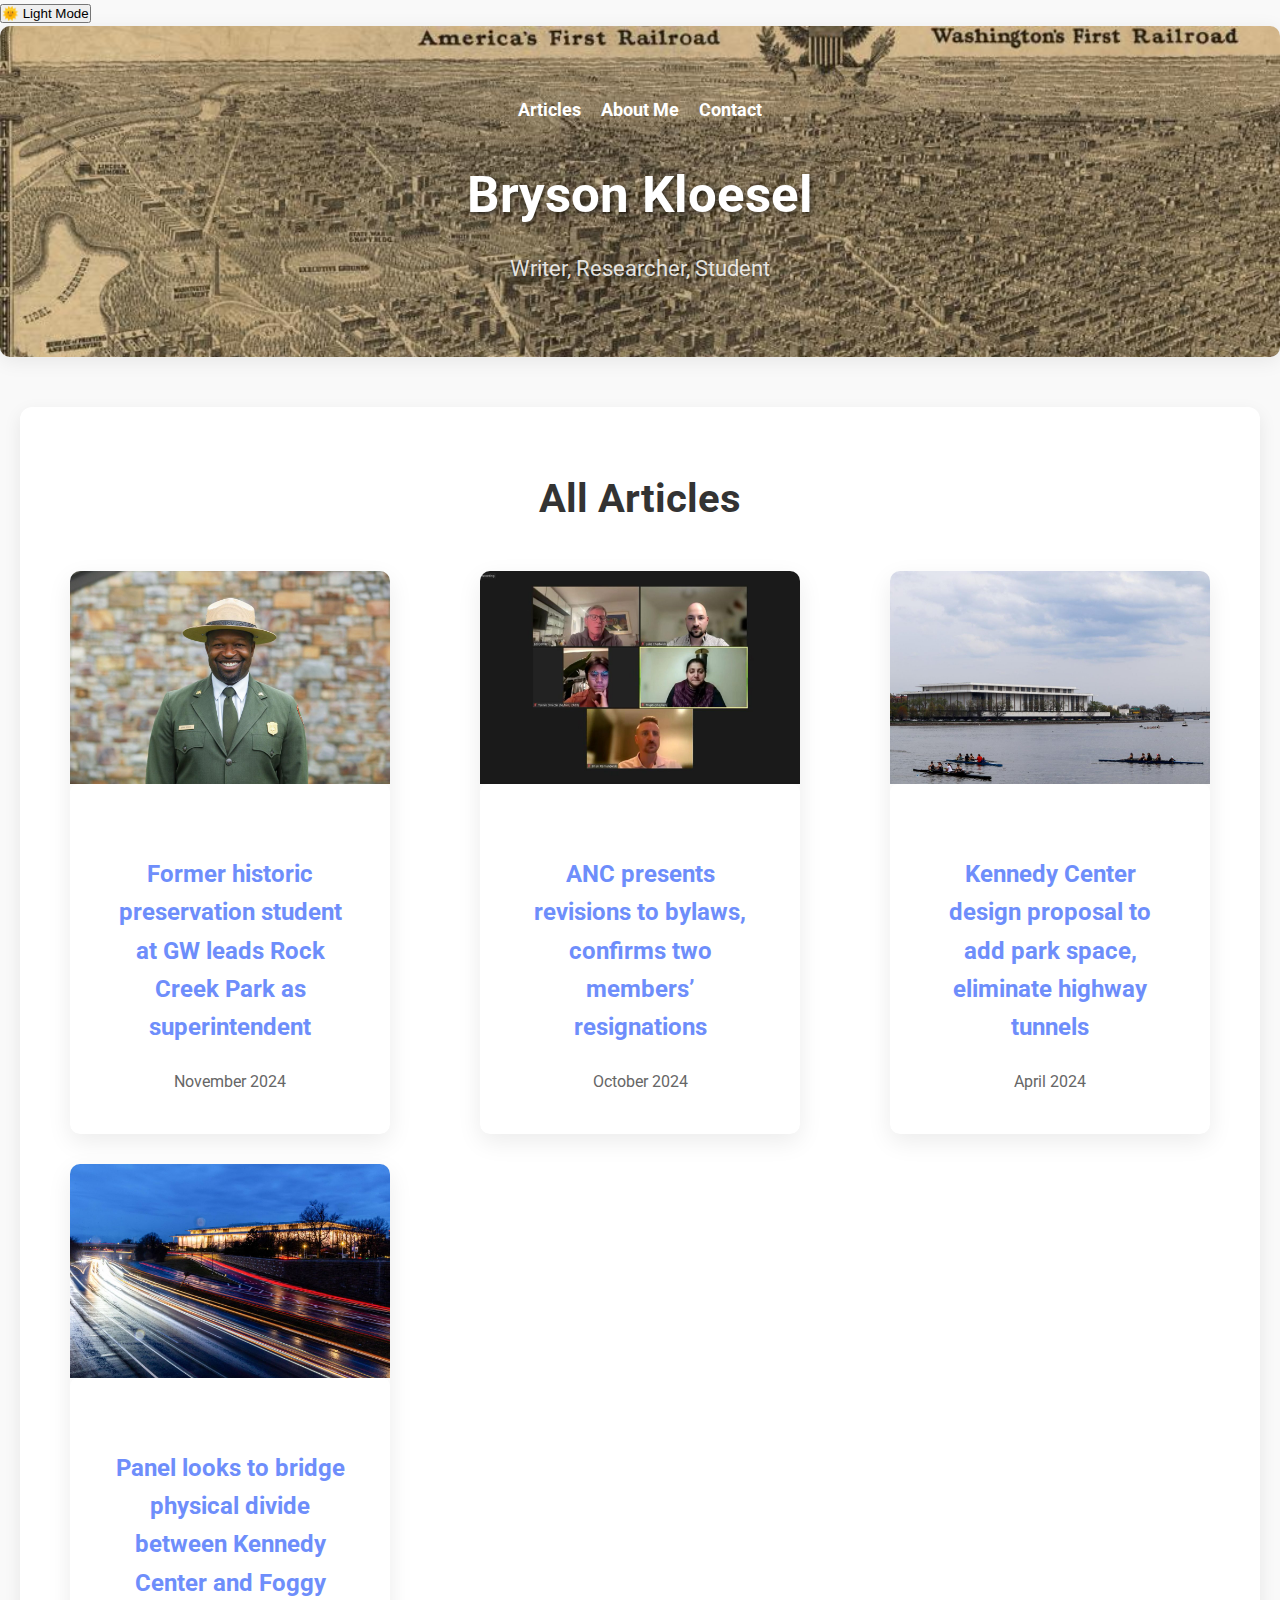
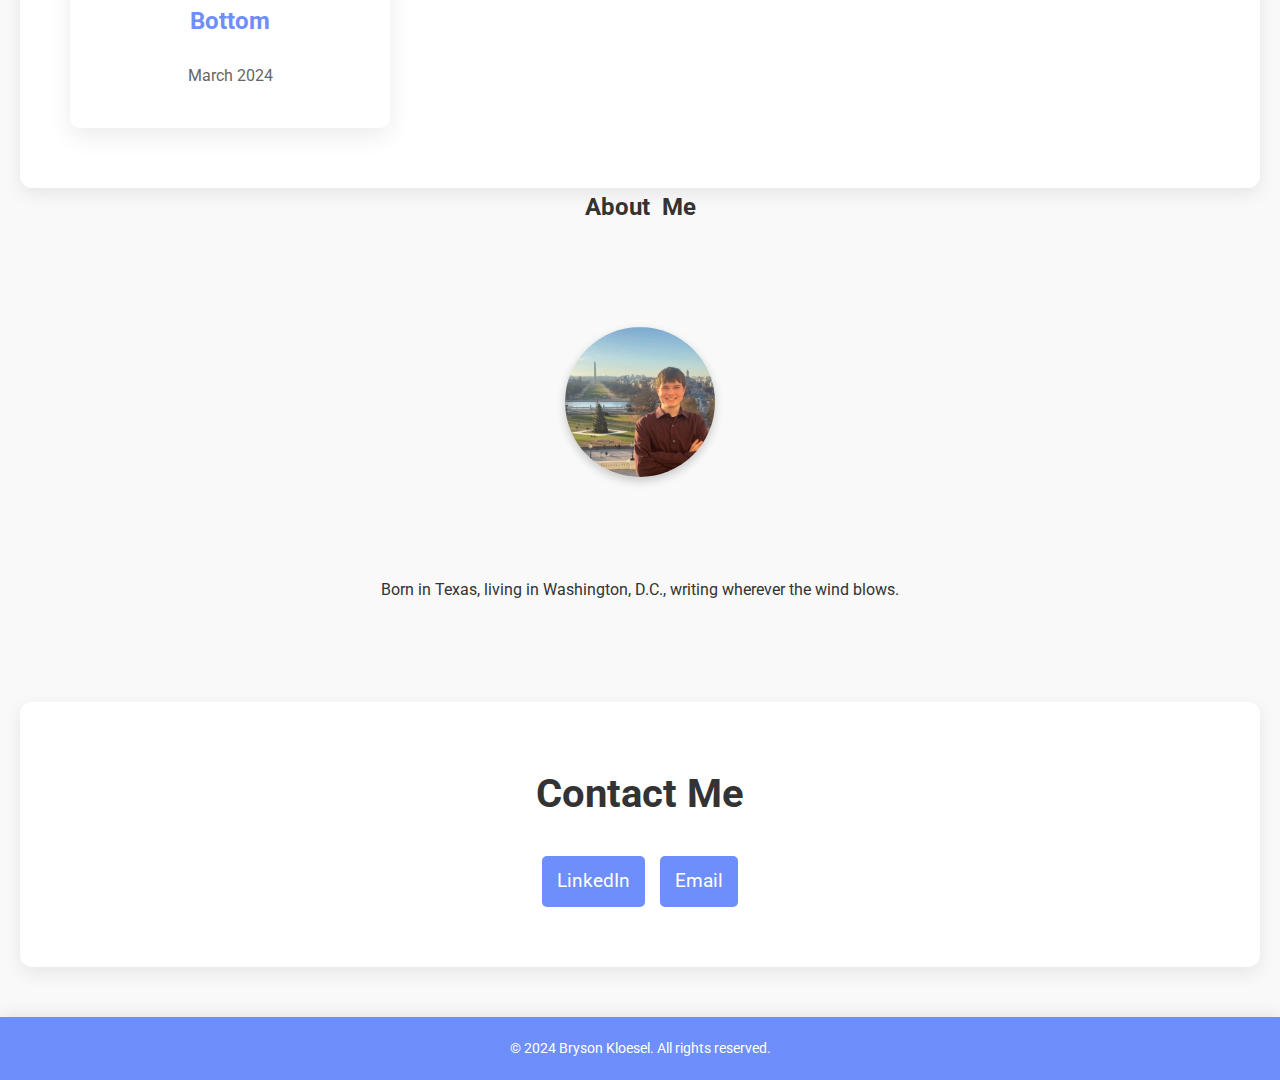
<file: index.html>
<!DOCTYPE html>
<html lang="en">
<head>
    <meta charset="utf-8">
    <meta name="viewport" content="width=device-width, initial-scale=1.0">
    <meta name="description" content="Portfolio of Bryson Kloesel, showcasing articles and personal projects.">
    <meta name="keywords" content="Bryson Kloesel, portfolio, articles, projects">
    <title>Bryson Kloesel - Portfolio</title>
    <link rel="stylesheet" href="style.css">
    <link rel="icon" href="https://bryvado.github.io/portfolio/favicon.ico" type="image/x-icon">
    <script type="application/ld+json">
    {
        "@context": "https://schema.org",
        "@type": "WebPage",
        "name": "Portfolio of Bryson Kloesel",
        "description": "A portfolio showcasing the work and projects of Bryson Kloesel, a student at George Washington University.",
        "url": "https://bryvado.github.io/portfolio/",
        "author": {
            "@type": "Person",
            "name": "Bryson Kloesel",
            "affiliation": "George Washington University",
            "url": "https://gw.edu/bryson-kloesel"
        },
        "datePublished": "2024-01-01",
        "image": {
            "@type": "ImageObject",
            "url": "https://bryvado.github.io/portfolio/images/portrait.jpg",
            "height": 800,
            "width": 600
        },
        "mainEntity": {
            "@type": "ItemList",
            "itemListElement": [
                {
                    "@type": "ListItem",
                    "position": 1,
                    "url": "https://bryvado.github.io/portfolio/articles/10-17-2024.html"
                },
                {
                    "@type": "ListItem",
                    "position": 2,
                    "url": "https://bryvado.github.io/portfolio/articles/11-11-2024.html"
                },
                {
                    "@type": "ListItem",
                    "position": 3,
                    "url": "https://bryvado.github.io/portfolio/articles/4-11-2024.html"
                }
            ]
        }
    }
    </script>
</head>
<body>
    <button aria-label="Toggle light/dark mode" id="theme-toggle">
        <span id="theme-icon">🌞</span> <span id="theme-text">Light Mode</span>
    </button>

    <header class="hero" role="banner">
        <nav aria-label="Main Navigation" class="main-nav">
            <a href="#articles-heading">Articles</a>
            <a href="#about-heading">About Me</a>
            <a href="#contact-heading">Contact</a>
        </nav>
        <div class="hero-content">
            <h1>Bryson Kloesel</h1>
            <p>Writer, Researcher, Student</p>
        </div>
    </header>

    <main>
        <section aria-labelledby="articles-heading" class="articles">
            <h2 id="articles-heading">All Articles</h2>
            <div class="article-grid">
                <article class="article">
                    <a aria-label="Read article: Former historic preservation student at GW leads Rock Creek Park as superintendent" href="articles/11-11-2024.html">
                        <img alt="Former historic preservation student at GW leads Rock Creek Park as superintendent" class="article-thumbnail" src="thumbnails/11-11-2024.jpg">
                    </a>
                    <div class="article-content">
                        <h3>Former historic preservation student at GW leads Rock Creek Park as superintendent</h3>
                        <p class="article-date">November 2024</p>
                    </div>
                </article>
                <article class="article">
                    <a aria-label="Read article: ANC presents revisions to bylaws, confirms two members’ resignations" href="articles/10-17-2024.html">
                        <img alt="ANC presents revisions to bylaws, confirms two members’ resignations" class="article-thumbnail" src="thumbnails/10-17-2024.jpg">
                    </a>
                    <div class="article-content">
                        <h3>ANC presents revisions to bylaws, confirms two members’ resignations</h3>
                        <p class="article-date">October 2024</p>
                    </div>
                </article>
                <article class="article">
                    <a aria-label="Read article: Kennedy Center design proposal to add park space, eliminate highway tunnels" href="articles/4-11-2024.html">
                        <img alt="Kennedy Center design proposal to add park space, eliminate highway tunnels" class="article-thumbnail" src="thumbnails/4-11-2024.jpg">
                    </a>
                    <div class="article-content">
                        <h3>Kennedy Center design proposal to add park space, eliminate highway tunnels</h3>
                        <p class="article-date">April 2024</p>
                    </div>
                </article>
                <article class="article">
                    <a aria-label="Read article: Panel looks to bridge physical divide between Kennedy Center and Foggy Bottom" href="articles/3-4-2024.html">
                        <img alt="Panel looks to bridge physical divide between Kennedy Center and Foggy Bottom" class="article-thumbnail" src="thumbnails/3-4-2024.jpg">
                    </a>
                    <div class="article-content">
                        <h3>Panel looks to bridge physical divide between Kennedy Center and Foggy Bottom</h3>
                        <p class="article-date">March 2024</p>
                    </div>
                </article>
            </div>
        </section>

        <section aria-labelledby="about-heading" class="about">
            <h2 class="about-me">About&nbsp; Me</h2>
            <a href="portrait/Me!.jpg" class="about-me"><img src="portrait/Me!.jpg" alt="" width="200" height="200" class="about-me"></a>
<p class="about-me" style="text-justify: auto">Born in Texas, living in Washington, D.C., writing wherever the wind blows.</p>
        </section>

        <section aria-labelledby="contact-heading" class="contact">
          <h2 id="contact-heading">Contact Me</h2>
<div class="social-links">
        <a aria-label="LinkedIn Profile" href="https://www.linkedin.com/in/bryson-kloesel-49965327a/" rel="noopener noreferrer" target="_blank">LinkedIn</a>
        <a aria-label="Email Bryson Kloesel" href="mailto:brysonkloesel@example.com">Email</a>
      </div>
        </section>
    </main>

    <footer role="contentinfo">
      <p>© 2024 Bryson Kloesel. All rights reserved.</p>
    </footer>

    <script>
        document.addEventListener("DOMContentLoaded", function() {
            const savedTheme = localStorage.getItem("theme");
            const themeToggle = document.getElementById("theme-toggle");
            const themeIcon = document.getElementById("theme-icon");
            const themeText = document.getElementById("theme-text");

            if (savedTheme) {
                document.documentElement.setAttribute("data-theme", savedTheme);
                updateThemeToggleText(savedTheme);
            }

            themeToggle.addEventListener("click", function() {
                const currentTheme = document.documentElement.getAttribute("data-theme");
                const newTheme = currentTheme === "dark" ? "light" : "dark";
                document.documentElement.setAttribute("data-theme", newTheme);
                localStorage.setItem("theme", newTheme);
                updateThemeToggleText(newTheme);
            });

            function updateThemeToggleText(theme) {
                if (theme === "dark") {
                    themeIcon.textContent = "🌜";
                    themeText.textContent = "Dark Mode";
                } else {
                    themeIcon.textContent = "🌞";
                    themeText.textContent = "Light Mode";
                }
            }
        });
    </script>
</body>
</html>
</file>
<file: style.css>
@import url('https://fonts.googleapis.com/css2?family=Roboto:wght@400;700&display=swap');
/* Light Theme Variables */
:root {
    --primary-color: #6e8efb;
    --secondary-color: #a777e3;
    --bg-color: #f9f9f9;
    --text-color: #333;
    --light-text-color: #666;
    --hero-bg-gradient: linear-gradient(135deg, var(--primary-color), var(--secondary-color));
    --card-bg-color: #ffffff;
    --card-shadow-color: rgba(0, 0, 0, 0.08);
    --font-family: 'Roboto', sans-serif;
}

/* Dark Theme Variables */
[data-theme="dark"] {
    --primary-color: #bb86fc;
    --secondary-color: #03dac6;
    --bg-color: #121212;
    --text-color: #e0e0e0;
    --light-text-color: #b0b0b0;
    --card-bg-color: #1e1e1e;
    --card-shadow-color: rgba(0, 0, 0, 0.3);
}

/* General Reset */
*,
*::before,
*::after {
    margin: 0;
    padding: 0;
    box-sizing: border-box;
}

/* Base Styling */
body {
    font-family: var(--font-family);
    color: var(--text-color);
    background-color: var(--bg-color);
    line-height: 1.6;
    font-size: 100%;
    transition: background-color 0.3s ease, color 0.3s ease;
}

/* Hero Section */
.hero {
    text-align: center;
    background: #4940BB;
    color: #000000;
    padding: 20px 20px;
    border-radius: 10px;
    box-shadow: 0 4px 20px var(--card-shadow-color);
}

/* Hero Section */
.hero {
    text-align: center;
    background: url("thumbnails/B&O.jpg") center/cover no-repeat; /* Path to the uploaded image */
    color: #ffffff;
    padding: 70px 20px; /* Adjust padding to better accommodate image background */
    border-radius: 10px;
    box-shadow: 0 4px 20px var(--card-shadow-color);
}

/* Adjust text styling in Hero section */
.hero h1 {
    font-size: 3.2rem;
    font-weight: 700;
    margin-bottom: 15px;
    color: #ffffff; /* Ensures text stands out against the background */
    text-shadow: 2px 2px 5px rgba(0, 0, 0, 0.5); /* Optional shadow for better readability */
}

.hero p {
    font-size: 1.4rem;
    color: rgba(255, 255, 255, 0.85);
    text-shadow: 1px 1px 3px rgba(0, 0, 0, 0.4); /* Optional shadow for paragraph text */
}

/* Theme Toggle Button */
.theme-toggle {
    display: flex;
    align-items: center;
    justify-content: center;
    padding: 8px 12px;
    background: var(--primary-color);
    color: #fff;
    border: none;
    border-radius: 10px;
    cursor: pointer;
    font-size: 1rem;
    transition: background 0.3s, transform 0.2s;
}

.theme-toggle:hover {
    background: var(--secondary-color);
    transform: scale(1.05);
}

.theme-toggle span {
    margin-right: 8px;
}

/* Navigation */
.hero nav {
    margin-bottom: 30px;
    display: flex;
    justify-content: center;
    gap: 20px;
}

.hero nav a {
    color: #fff;
    text-decoration: none;
    font-size: 1.1rem;
    font-weight: 700;
    transition: color 0.3s ease;
}

.hero nav a:hover {
    color: var(--secondary-color);
}

/* Main Sections */
main {
    padding: 50px 20px;
}

.content-container {
    display: flex;
    gap: 20px;
    justify-content: center;
    padding: 20px;
}
/* About Me Section */
.about-me {
    display: flex;
    flex-direction: column;
    align-items: center;
    border-radius: 12px;
    margin-bottom: 100px;
    text-align: center;
    max-width: 800px; /* Centers section within larger screens */
    margin-left: auto;
    margin-right: auto;
}

.about-me img {
    width: 150px;
    height: 150px;
    border-radius: 75%;
    object-fit: cover;
    box-shadow: 0 4px 10px rgba(0, 0, 0, 0.2);
    margin-bottom: 0px; /* Adds space below the image */
}

/* About Me Content Styling */
.about-me-content {
    max-width: 600px;
    text-align: center;
}

.about-me-content h2 {
    font-size: 2rem;
    color: var(--primary-color);
    margin-bottom: 10px;
    font-weight: 700;
}

.about-me-content p {
    font-size: 1rem;
    color: var(--text-color);
    line-height: 1.6;
    margin-top: 0; /* Ensures no extra spacing at the top */
    margin-bottom: 20px; /* Adds spacing at the bottom */
}

/* Optional Button Styling within About Me */
.about-me-content .button {
    display: inline-block;
    padding: 10px 20px;
    color: #fff;
    background-color: var(--primary-color);
    border-radius: 5px;
    text-decoration: none;
    font-size: 1rem;
    font-weight: 700;
    transition: background 0.3s ease;
    margin-top: 20px; /* Space between paragraph and button */
}

.about-me-content .button:hover {
    background-color: var(--secondary-color);
}


.about-me-content p {
    font-size: 1rem;
    color: var(--text-color);
    line-height: 1.5;
}

/* Articles Section */
.articles {
    background: var(--card-bg-color);
    padding: 60px 20px;
    text-align: center;
    box-shadow: 0 6px 18px var(--card-shadow-color);
    border-radius: 12px;
}

.articles h2 {
    font-size: 2.5rem;
    font-weight: 700;
    color: var(--text-color);
    margin-bottom: 40px;
}

.article-grid {
    display: grid;
    grid-template-columns: repeat(auto-fill, minmax(280px, 1fr));
    gap: 30px;
    justify-items: center;
}

.article {
    max-width: 320px;
    background: var(--card-bg-color);
    box-shadow: 0 8px 24px var(--card-shadow-color);
    border-radius: 10px;
    overflow: hidden;
    transition: transform 0.3s ease, box-shadow 0.3s ease;
    text-align: center;
}

.article:hover {
    transform: translateY(-8px);
    box-shadow: 0 12px 28px rgba(0, 0, 0, 0.15);
}

.article img {
    width: 100%;
    height: auto;
    display: block;
}

.article h3 {
    font-size: 1.5rem;
    font-weight: 700;
    padding: 15px 20px 0;
    color: var(--text-color);
}

.article p {
    padding: 10px 20px 20px;
    color: var(--light-text-color);
    font-size: 1rem;
}

/* Sidebar */
.sidebar {
    flex: 1;
    max-width: 250px;
    background-color: var(--card-bg-color);
    padding: 20px;
    border-radius: 8px;
    box-shadow: 0 4px 15px var(--card-shadow-color);
}
.sidebar h3 {
    font-size: 1.2rem;
    font-weight: 700;
    color: var(--primary-color);
    margin-bottom: 15px;
}

.sidebar ul {
    list-style-type: none;
}

.sidebar ul li {
    margin-bottom: 10px;
}

.sidebar ul li a {
    color: var(--primary-color);
    text-decoration: none;
    font-size: 1rem;
    transition: color 0.3s ease;
}

.sidebar ul li a:hover {
    color: var(--secondary-color);
}

/* Article Content */
.article-content {
    flex: 3;
    background-color: var(--card-bg-color);
    padding: 20px;
    border-radius: 8px;
    box-shadow: 0 4px 15px var(--card-shadow-color);
    max-width: 800px; /* Limits width of the content */
    margin: 0 auto; /* Centers the content */
}

.article-content h2,
.article-content h3,
.article-content h4 {
    color: var(--primary-color);
    font-weight: 700;
    margin: 1.5em 0 0.5em;
}

/* Blockquote */
.article-content blockquote {
    font-size: 1.2rem;
    color: var(--secondary-color);
    padding: 10px 20px;
    margin: 20px 0;
    border-left: 4px solid var(--primary-color);
    background: #f2f2f2;
    border-radius: 5px;
}

/* Contact Section */
.contact {
    background: var(--card-bg-color);
    padding: 60px 20px;
    text-align: center;
    box-shadow: 0 6px 18px var(--card-shadow-color);
    border-radius: 12px;
}

.contact h2 {
    font-size: 2.5rem;
    font-weight: 700;
    margin-bottom: 30px;
    color: var(--text-color);
}

.social-links {
    display: flex;
    justify-content: center;
    gap: 15px;
}

.social-links a {
    display: inline-block;
    padding: 10px 15px;
    border-radius: 5px;
    color: #fff;
    background-color: var(--primary-color);
    font-size: 1.2rem;
    text-decoration: none;
    transition: background 0.3s ease, transform 0.3s ease;
}

.social-links a:hover {
    background-color: var(--secondary-color);
    transform: translateY(-3px);
}

/* Footer */
footer {
    text-align: center;
    padding: 20px;
    background: var(--primary-color);
    color: #fff;
    font-size: 0.9rem;
    box-shadow: 0 -4px 15px var(--card-shadow-color);
}

/* Responsive Design */
@media (max-width: 1024px) {
    .hero h1 {
        font-size: 2.8rem;
    }
    .article-grid {
        grid-template-columns: repeat(auto-fill, minmax(250px, 1fr));
    }
}

@media (max-width: 768px) {
    .hero h1 {
        font-size: 2.5rem;
    }

    .articles h2,
    .contact h2 {
        font-size: 2rem;
    }

    .hero nav a {
        font-size: 1rem;
    }

    .article-grid {
        grid-template-columns: 1fr;
    }

    .content-container {
        flex-direction: column;
        align-items: center;
    }
}
</file>
